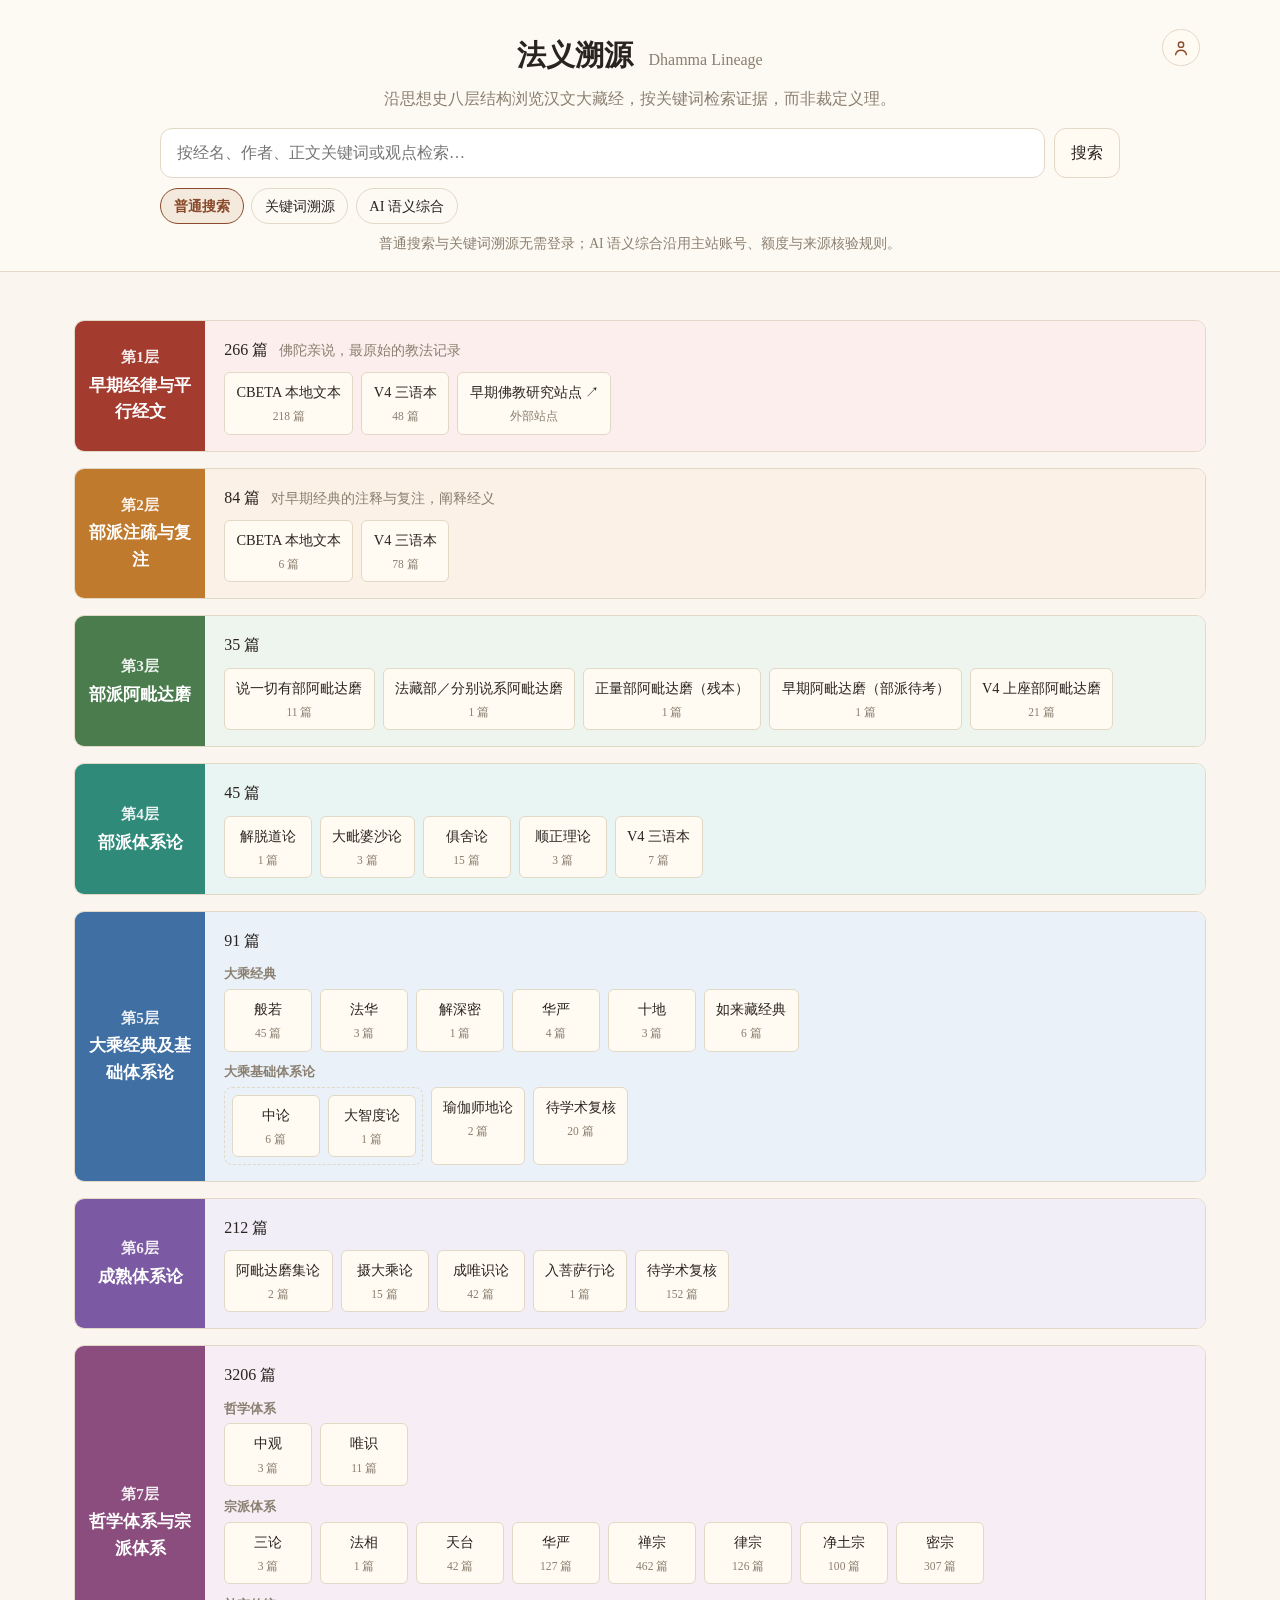
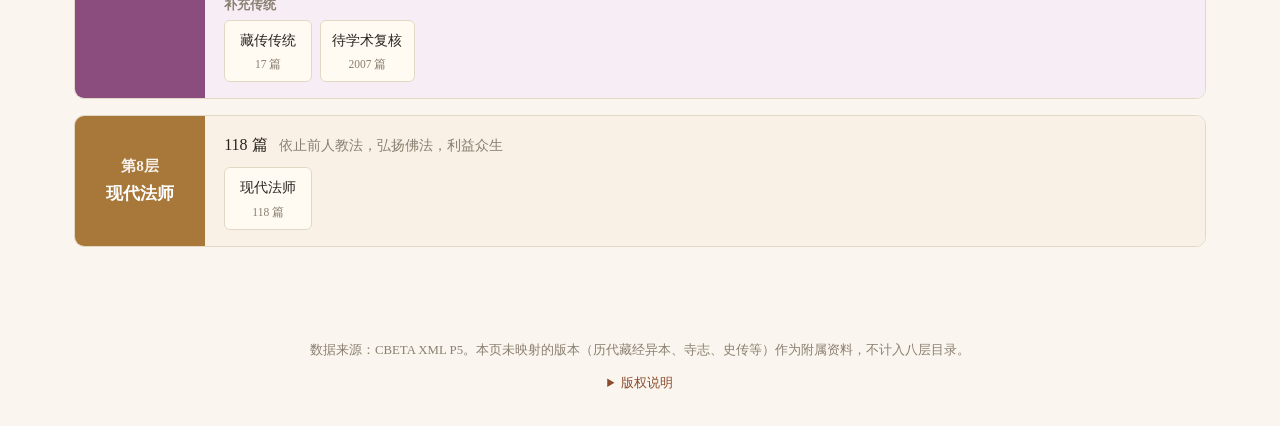
<file: site/index.html>
<!doctype html>
<html lang="zh-CN">
<head>
<meta charset="utf-8">
<title>法义溯源 · 八层藏经目录</title>
<meta name="viewport" content="width=device-width, initial-scale=1">
<link rel="stylesheet" href="style.css">
<link rel="stylesheet" href="home.css">
</head>
<body>
<header>
  <h1>法义溯源 <span class="sub">Dhamma Lineage</span></h1>
  <p class="tagline">沿思想史八层结构浏览汉文大藏经，按关键词检索证据，而非裁定义理。</p>
  <div class="searchbar">
    <div class="search-row">
      <input id="searchInput" type="text" placeholder="按经名、作者、正文关键词或观点检索…">
      <button id="searchBtn" type="button">搜索</button>
    </div>
    <div class="search-modes" role="group" aria-label="搜索模式">
      <button type="button" class="search-mode active" data-search-mode="normal">普通搜索</button>
      <button type="button" class="search-mode" data-search-mode="keyword">关键词溯源</button>
      <button type="button" class="search-mode" data-search-mode="ai">AI 语义综合</button>
    </div>
  </div>
  <p class="search-note">普通搜索与关键词溯源无需登录；AI 语义综合沿用主站账号、额度与来源核验规则。</p>
</header>

<section id="fulltextResults" class="fulltext-results" hidden></section>

<main id="layers"></main>

<footer>
  <p>数据来源：CBETA XML P5。本页未映射的版本（历代藏经异本、寺志、史传等）作为附属资料，不计入八层目录。</p>
  <details class="copyright-panel">
    <summary>版权说明</summary>
    <div>
      <p>本项目（分层规则、检索网页、阅读器网页与构建脚本）由 <a href="https://github.com/Bayson-create" target="_blank" rel="noopener">Bayson-create</a> 设计开发，代码以 <a href="https://www.apache.org/licenses/LICENSE-2.0" target="_blank" rel="noopener">Apache License 2.0</a> 开源；项目原创文字内容以 <a href="https://creativecommons.org/licenses/by/4.0/" target="_blank" rel="noopener">CC BY 4.0</a> 共享，转载请注明出处。</p>
      <p>佛教文献来自 <a href="https://github.com/cbeta-org/xml-p5" target="_blank" rel="noopener">CBETA XML-P5</a>。佛典原文、TEI 标记及相关权利属于 CBETA 与各原权利方；本项目仅作非商业学习、检索与研究辅助，并保留每篇文本的 CBETA id 与来源信息。详见 <a href="https://github.com/Bayson-create/dhamma-lineage#版权声明--copyright-notice" target="_blank" rel="noopener">完整版权声明</a>。</p>
    </div>
  </details>
</footer>

<script src="layers.js"></script>
<script src="s2t.js"></script>
<script src="t2s.js"></script>
<script src="doctext.js"></script>
<script src="collapsible.js"></script>
<script src="fulltext-search.js"></script>
<script src="v4-search.js"></script>
<script src="auth.js"></script>
<script src="app.js"></script>
</body>
</html>
</file>
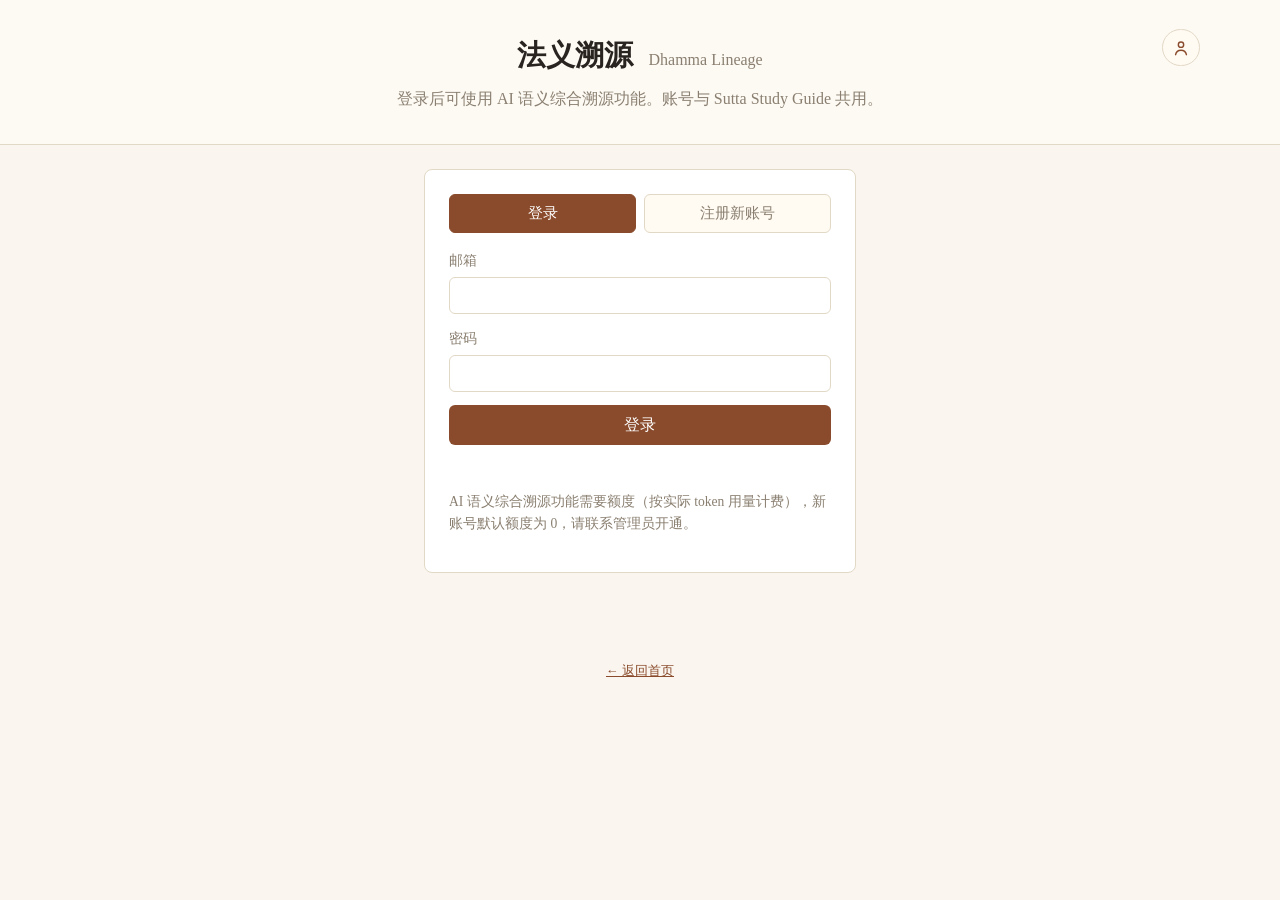
<file: site/account.html>
<!doctype html>
<html lang="zh-Hant">
<head>
<meta charset="utf-8">
<title>我的账号 · 法义溯源</title>
<meta name="viewport" content="width=device-width, initial-scale=1">
<link rel="stylesheet" href="style.css">
<link rel="stylesheet" href="account.css">
</head>
<body>
<header>
  <h1>法义溯源 <span class="sub">Dhamma Lineage</span></h1>
</header>

<main class="account-main">
  <div class="account-card">
    <h2>我的账号</h2>
    <p id="accountEmail" class="account-email"></p>

    <div id="quotaBox" class="quota-box">
      <p>加载中…</p>
    </div>

    <button id="logoutBtn" class="logout-btn">退出登录</button>
  </div>

  <div id="adminCard" class="account-card" hidden>
    <h2>管理员：分配额度</h2>
    <form id="grantForm" class="account-form">
      <label>用户邮箱<input id="grantEmail" type="email" required></label>
      <label>充值金额（元）<input id="grantAmount" type="number" min="0.01" step="0.01" required></label>
      <button type="submit">充值</button>
      <p id="grantMsg" class="form-msg"></p>
    </form>
  </div>
</main>

<footer>
  <p><a href="index.html">← 返回首页</a> · <a href="trace.html">法义溯源</a></p>
</footer>

<script src="auth.js"></script>
<script src="account.js"></script>
</body>
</html>
</file>
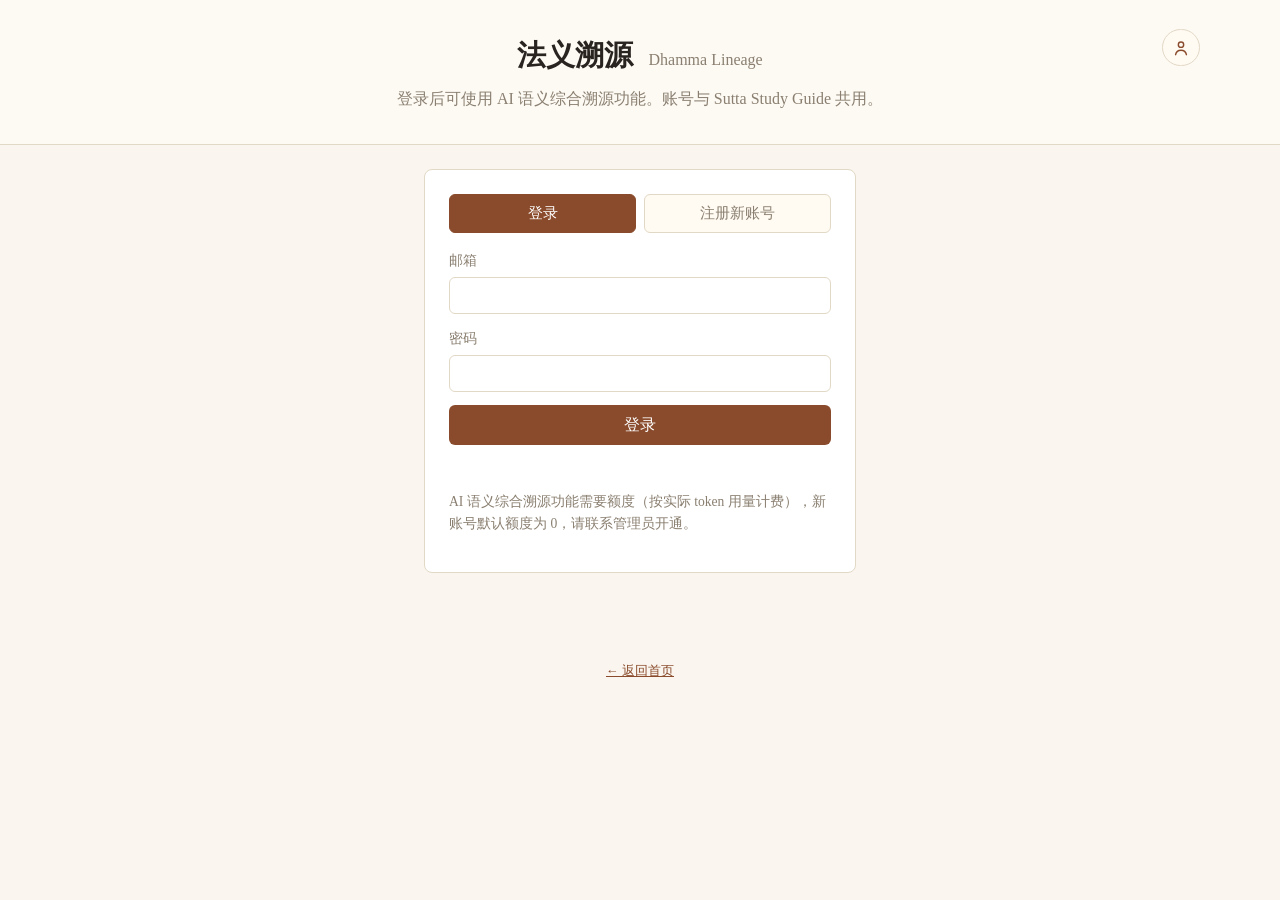
<file: site/login.html>
<!doctype html>
<html lang="zh-Hant">
<head>
<meta charset="utf-8">
<title>登录 · 法义溯源</title>
<meta name="viewport" content="width=device-width, initial-scale=1">
<link rel="stylesheet" href="style.css">
<link rel="stylesheet" href="account.css">
</head>
<body>
<header>
  <h1>法义溯源 <span class="sub">Dhamma Lineage</span></h1>
  <p class="tagline">登录后可使用 AI 语义综合溯源功能。账号与 Sutta Study Guide 共用。</p>
</header>

<main class="account-main">
  <div class="account-card">
    <div class="tabs">
      <button id="tabLogin" class="tab active">登录</button>
      <button id="tabRegister" class="tab">注册新账号</button>
    </div>

    <form id="loginForm" class="account-form">
      <label>邮箱<input id="loginEmail" type="email" required></label>
      <label>密码<input id="loginPassword" type="password" required minlength="8"></label>
      <button type="submit">登录</button>
      <p id="loginMsg" class="form-msg"></p>
    </form>

    <form id="registerForm" class="account-form" hidden>
      <label>邮箱<input id="registerEmail" type="email" required></label>
      <label>昵称<input id="registerName" type="text" required maxlength="100"></label>
      <label>密码（至少8位）<input id="registerPassword" type="password" required minlength="8"></label>
      <button type="submit">注册</button>
      <p id="registerMsg" class="form-msg"></p>
    </form>

    <p class="quota-note">AI 语义综合溯源功能需要额度（按实际 token 用量计费），新账号默认额度为 0，请联系管理员开通。</p>
  </div>
</main>

<footer>
  <p><a href="index.html">← 返回首页</a></p>
</footer>

<script src="auth.js"></script>
<script src="login.js"></script>
</body>
</html>
</file>
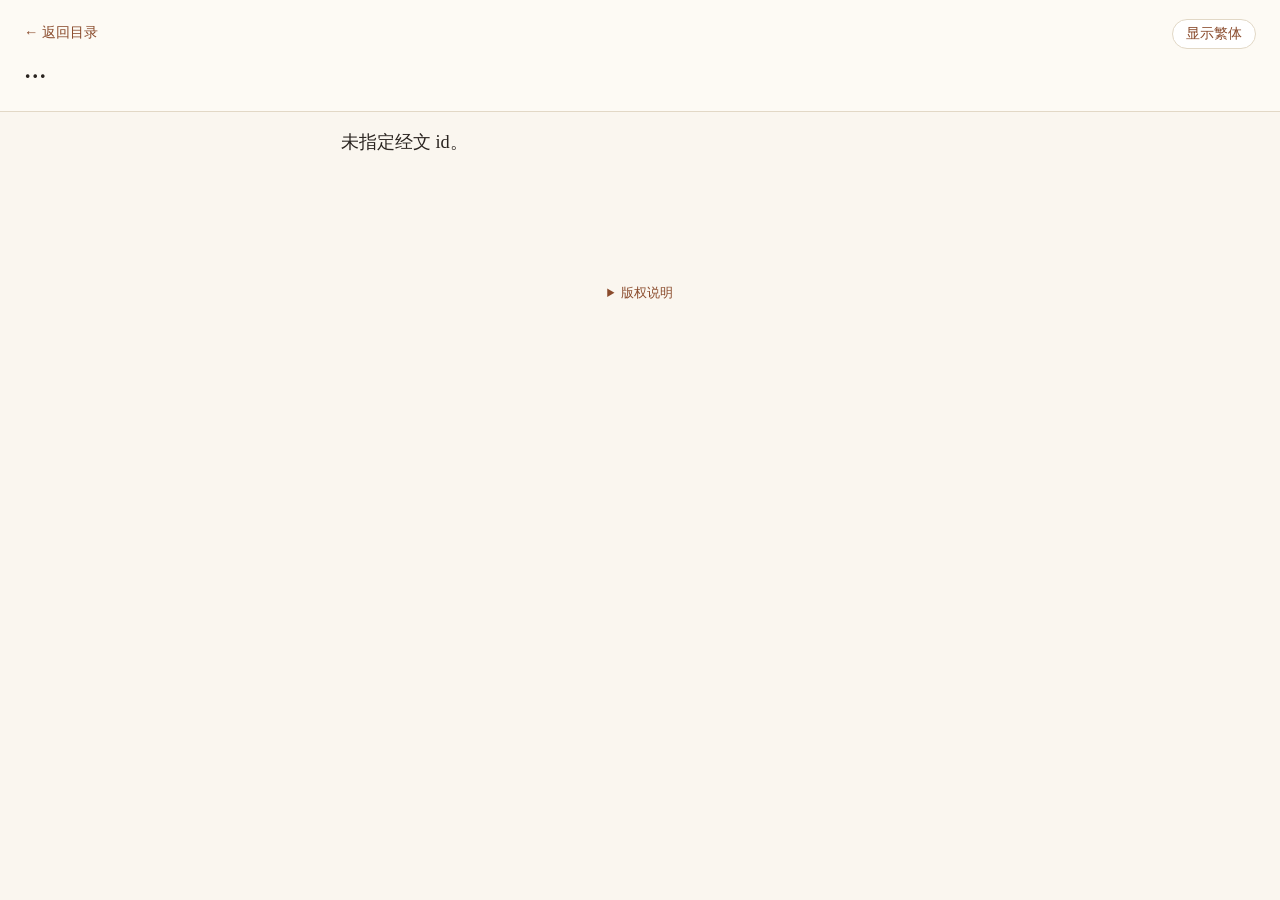
<file: site/reader.html>
<!doctype html>
<html lang="zh-Hant">
<head>
<meta charset="utf-8">
<title>阅读器 · 法义溯源</title>
<meta name="viewport" content="width=device-width, initial-scale=1">
<link rel="stylesheet" href="style.css">
<link rel="stylesheet" href="reader.css">
</head>
<body>
<header class="reader-header">
  <a class="back" href="index.html">&larr; 返回目录</a>
  <button id="scriptToggle" class="script-toggle" type="button">显示繁体</button>
  <h1 id="title">…</h1>
  <p id="meta" class="meta"></p>
</header>
<main id="content" class="reader-content">
  <p class="loading">加载中…</p>
</main>
<footer>
  <details class="copyright-panel">
    <summary>版权说明</summary>
    <div>
      <p>本项目（分层规则、检索网页、阅读器网页与构建脚本）由 <a href="https://github.com/Bayson-create" target="_blank" rel="noopener">Bayson-create</a> 设计开发，代码以 <a href="https://www.apache.org/licenses/LICENSE-2.0" target="_blank" rel="noopener">Apache License 2.0</a> 开源；项目原创文字内容以 <a href="https://creativecommons.org/licenses/by/4.0/" target="_blank" rel="noopener">CC BY 4.0</a> 共享，转载请注明出处。</p>
      <p>本页正文来自 <a href="https://github.com/cbeta-org/xml-p5" target="_blank" rel="noopener">CBETA XML-P5</a> 的抽取文本。佛典原文、TEI 标记及相关权利属于 CBETA 与各原权利方；请以每篇文本的 CBETA id、来源信息和原 TEI header 为准。详见 <a href="https://github.com/Bayson-create/dhamma-lineage#版权声明--copyright-notice" target="_blank" rel="noopener">完整版权声明</a>。</p>
    </div>
  </details>
</footer>
<script src="t2s.js"></script>
<script src="doctext.js"></script>
<script src="reader.js"></script>
</body>
</html>
</file>
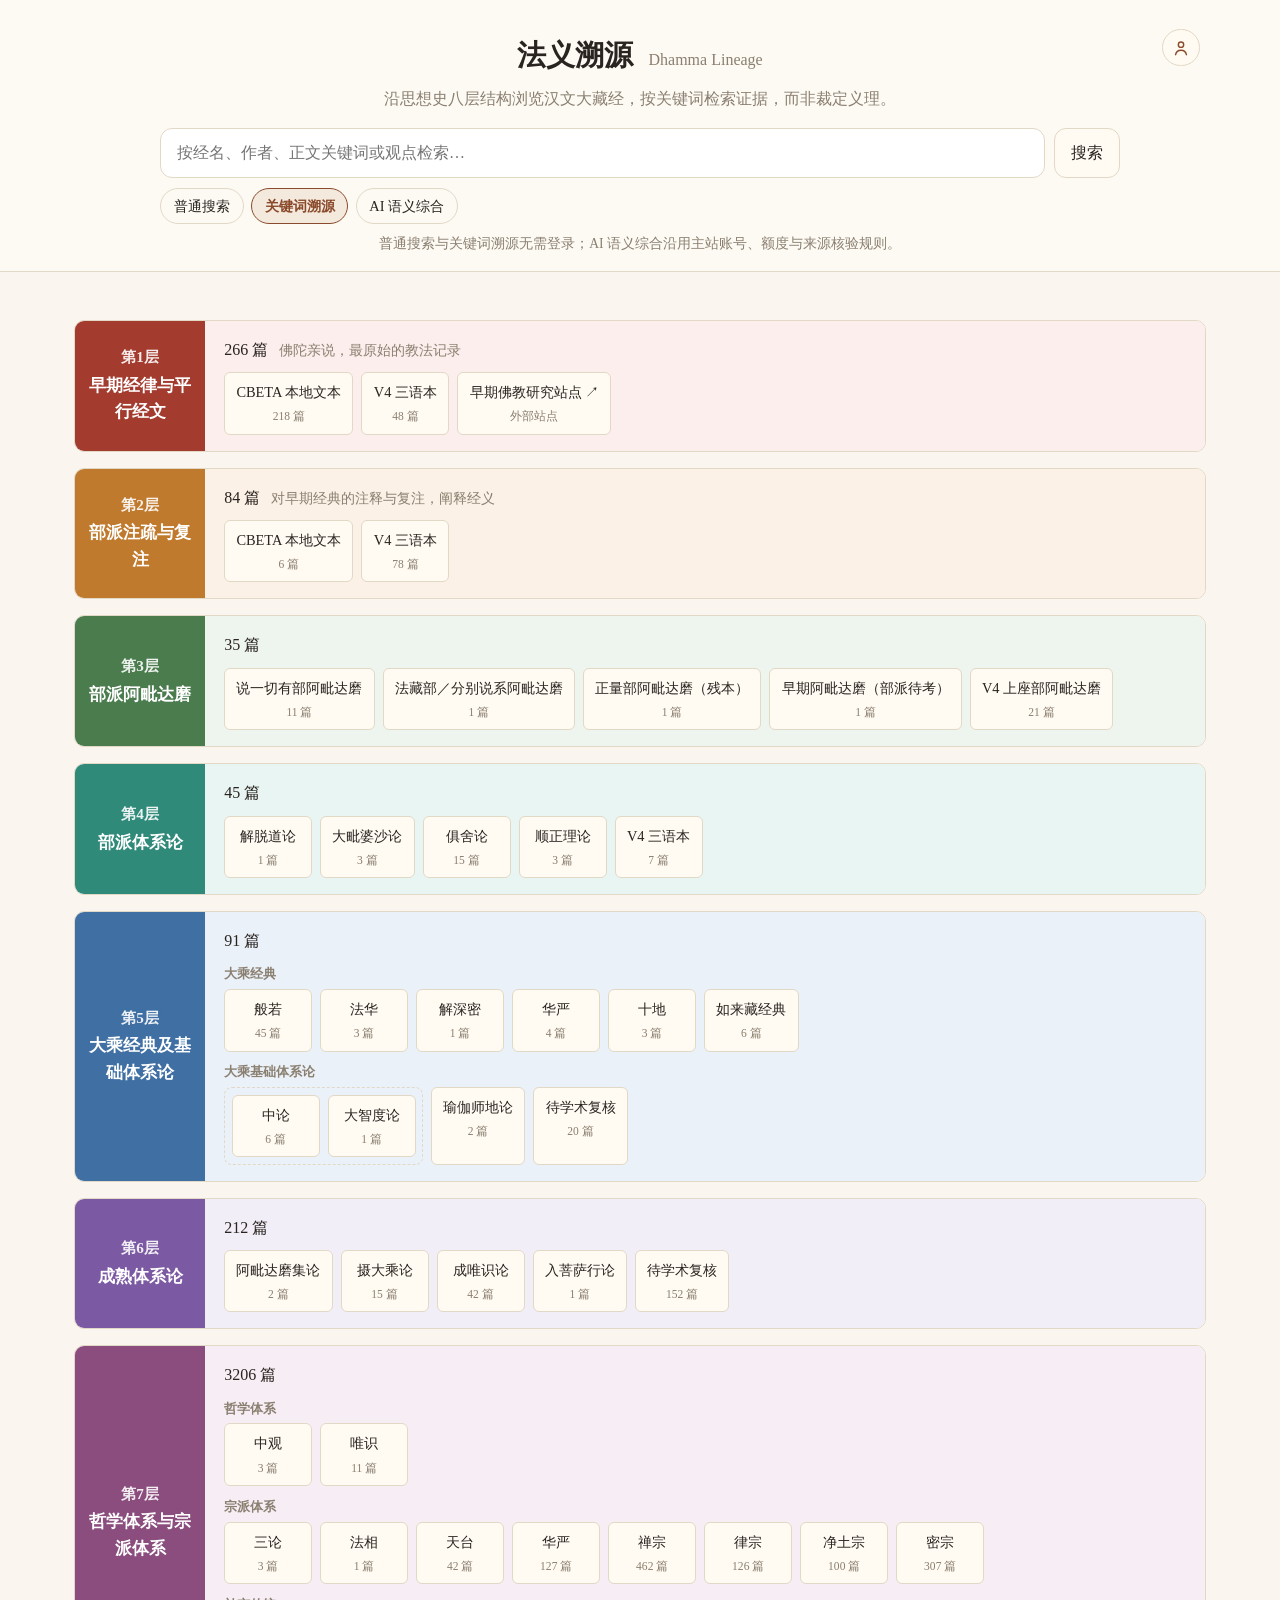
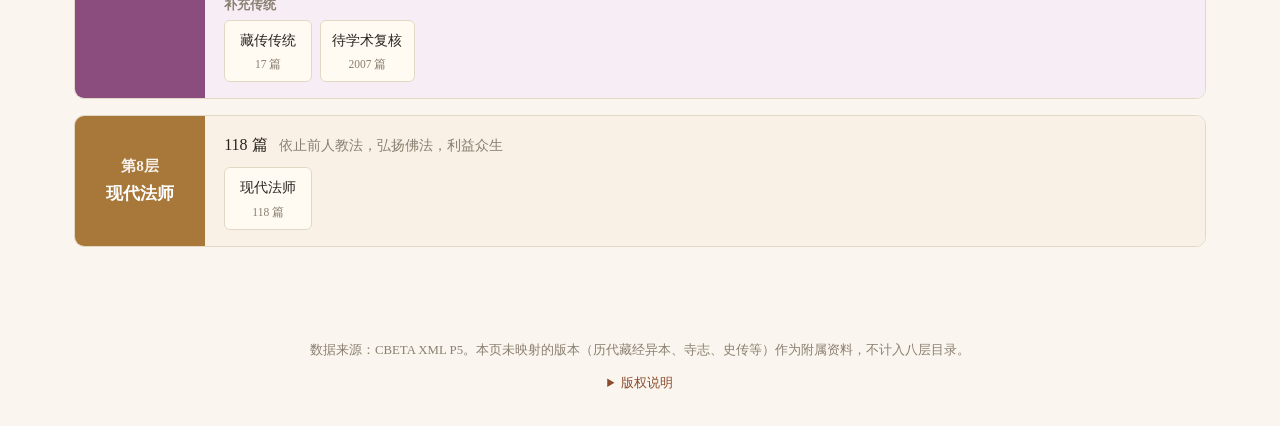
<file: site/trace.html>
<!doctype html>
<html lang="zh-Hant">
<head>
<meta charset="utf-8">
<title>法义溯源 · Dhamma Trace</title>
<meta name="viewport" content="width=device-width, initial-scale=1">
<script>
  (() => {
    const params = new URLSearchParams(location.search);
    const target = new URL("index.html", location.href);
    target.searchParams.set("mode", "keyword");
    const query = params.get("q");
    if (query) target.searchParams.set("q", query);
    location.replace(target.href);
  })();
</script>
<link rel="stylesheet" href="style.css">
<link rel="stylesheet" href="trace.css">
</head>
<body>
<header>
  <h1>法义溯源 <span class="sub">Dhamma Trace</span></h1>
  <p class="tagline">一个观点，回到佛陀；一种解释，回到证据。</p>
  <div class="searchbar">
    <input id="traceInput" type="text" placeholder="输入一句话或一个观点，例如：真诚面对自己、活在当下、放下执著…">
    <button id="traceBtn">溯源</button>
  </div>
  <p class="trace-note">
    本页只做一件事：在八层文献中逐层检索这句话（或其中的词），如实展示每一层<b>找到了什么</b>与<b>没有找到什么</b>。
    空白本身就是答案——它不代表某个说法是错的，只代表它在当前语料中不是从早期经典逐层发展下来的。
    本页不判定对错、不排宗派高下，只呈现证据链；请自行点开原文核实。
  </p>
</header>

<main id="traceResult"></main>

<section class="ai-trace-section">
  <div class="ai-trace-header">
    <h2>AI 语义综合溯源 <span class="experimental-badge">实验性</span></h2>
    <p class="ai-trace-note">
      以上是逐字/近似字面证据链，不做语义联想。下面这部分不同：调用外部语义检索服务，
      并请 AI 阅读各层检索结果后给出跨层综合分析——它可能找到字面完全不同、但含义相关的段落，
      也可能对文献间的演变关系给出解读。<b>这部分是 AI 生成的判断，不是本页原有的证据链，请自行核实引用是否准确。</b>
      需要登录才能使用，新账号有 10 元免费额度。
    </p>
  </div>
  <div id="aiTraceBody"></div>
</section>

<footer>
  <p>检索基于字符子串匹配，不做语义联想；查无结果不代表"史上从无此说"，只代表当前 CBETA 语料的精确文字层面未检索到。</p>
  <details class="copyright-panel">
    <summary>版权说明</summary>
    <div>
      <p>本项目（分层规则、检索网页、阅读器网页与构建脚本）由 <a href="https://github.com/Bayson-create" target="_blank" rel="noopener">Bayson-create</a> 设计开发，代码以 <a href="https://www.apache.org/licenses/LICENSE-2.0" target="_blank" rel="noopener">Apache License 2.0</a> 开源；项目原创文字内容以 <a href="https://creativecommons.org/licenses/by/4.0/" target="_blank" rel="noopener">CC BY 4.0</a> 共享，转载请注明出处。</p>
      <p>佛教文献来自 <a href="https://github.com/cbeta-org/xml-p5" target="_blank" rel="noopener">CBETA XML-P5</a>。佛典原文、TEI 标记及相关权利属于 CBETA 与各原权利方；本项目仅作非商业学习、检索与研究辅助，并保留每篇文本的 CBETA id 与来源信息。详见 <a href="https://github.com/Bayson-create/dhamma-lineage#版权声明--copyright-notice" target="_blank" rel="noopener">完整版权声明</a>。</p>
    </div>
  </details>
</footer>

<script src="layers.js"></script>
<script src="s2t.js"></script>
<script src="t2s.js"></script>
<script src="doctext.js"></script>
<script src="collapsible.js"></script>
<script src="fulltext-search.js"></script>
<script src="v4-search.js"></script>
<script src="auth.js"></script>
<script src="trace.js"></script>
<script src="ai-trace.js"></script>
</body>
</html>
</file>
<file: site/style.css>
:root {
  --ink: #2a2420;
  --paper: #faf6ef;
  --accent: #8a4b2c;
  --muted: #8a7f70;
  --line: #e2d8c6;
}
* { box-sizing: border-box; }
body {
  margin: 0;
  font-family: "Songti SC", "Noto Serif CJK SC", "PingFang SC", serif;
  background: var(--paper);
  color: var(--ink);
  line-height: 1.6;
}
header {
  padding: 2rem 1.5rem 1rem;
  border-bottom: 1px solid var(--line);
  text-align: center;
}
h1 { margin: 0; font-size: 1.8rem; }
h1 .sub { font-size: 1rem; color: var(--muted); font-weight: normal; margin-left: .5rem; }
.tagline { color: var(--muted); margin: .5rem 0 1rem; }
.searchbar input {
  width: min(480px, 90%);
  padding: .6rem 1rem;
  border: 1px solid var(--line);
  border-radius: 999px;
  font-size: 1rem;
}
main { max-width: 1180px; width: min(100%, 1180px); margin: 0 auto; padding: 1.5rem; }
.layer-block {
  border: 1px solid var(--line);
  border-left: 6px solid var(--accent);
  border-radius: 8px;
  margin-bottom: 1.2rem;
  background: #fff;
  overflow: hidden;
}
.layer-header {
  padding: .8rem 1.2rem;
  cursor: pointer;
  display: flex;
  justify-content: space-between;
  align-items: baseline;
  background: #fffaf2;
}
.layer-header h2 { margin: 0; font-size: 1.1rem; }
.layer-count { color: var(--muted); font-size: .85rem; }
.layer-body { padding: 0 1.2rem 1rem; display: none; }
.layer-block.open .layer-body { display: block; }
.text-list { list-style: none; margin: 0; padding: 0; column-width: 260px; }
.text-list li { padding: .25rem 0; break-inside: avoid; }
.text-list a { color: var(--ink); text-decoration: none; }
.text-list a:hover { color: var(--accent); text-decoration: underline; }
.confidence-low { opacity: .7; }
.confidence-low::after { content: " (待复核)"; font-size: .75em; color: var(--muted); }
footer { text-align: center; color: var(--muted); font-size: .8rem; padding: 2rem 1rem; }
footer a { color: var(--accent); }
.copyright-panel {
  max-width: 680px;
  margin: .8rem auto 0;
  text-align: left;
}
.copyright-panel summary {
  width: max-content;
  margin: 0 auto;
  color: var(--accent);
  cursor: pointer;
  list-style-position: inside;
}
.copyright-panel summary:hover { text-decoration: underline; }
.copyright-panel div {
  margin-top: .7rem;
  padding: .85rem 1rem;
  border: 1px solid var(--line);
  border-radius: 8px;
  background: #fffaf2;
  line-height: 1.7;
}
.copyright-panel p { margin: 0 0 .55rem; }
.copyright-panel p:last-child { margin-bottom: 0; }

.fulltext-results {
  max-width: 1180px;
  width: min(100%, 1180px);
  margin: 0 auto;
  padding: 0 1.5rem 1rem;
}
.fulltext-status { color: var(--muted); }
.fulltext-heading { font-size: 1rem; color: var(--accent); margin: 1rem 0 .5rem; }
.fulltext-group {
  background: #fff;
  border: 1px solid var(--line);
  border-radius: 8px;
  padding: .6rem 1rem;
  margin-bottom: .6rem;
}
.fulltext-group h3 { margin: .2rem 0 .4rem; font-size: .95rem; }
.fulltext-list { list-style: none; margin: 0; padding: 0; }
.fulltext-list li { padding: .35rem 0; border-top: 1px solid var(--line); }
.fulltext-list li:first-child { border-top: none; }
.fulltext-list a { color: var(--accent); text-decoration: none; font-weight: 600; }
.fulltext-list a:hover { text-decoration: underline; }
.fulltext-list .snippet { display: block; color: var(--muted); font-size: .9rem; margin-top: .15rem; }
.relevance {
  margin-left: .5rem;
  font-size: .75rem;
  color: var(--accent);
  background: #f4e9dd;
  border-radius: 999px;
  padding: .05rem .5rem;
}
.hit-doc { display: flex; align-items: baseline; gap: .3rem; flex-wrap: wrap; }
.hit-count { color: var(--muted); font-size: .8rem; margin-left: auto; }
.match-positions { list-style: decimal; margin: .3rem 0 0; padding-left: 1.4rem; }
.match-positions li { padding: .15rem 0; }
.match-positions a {
  color: var(--muted);
  font-size: .88rem;
  text-decoration: none;
}

/* V4 source cards share the warm, restrained visual language of the lineage
   page while clearly separating immutable three-language evidence from the
   local CBETA corpus. */
.v4-lineage-results { margin: 1rem auto; max-width: 1180px; width: 100%; }
.v4-lineage-heading { color: var(--accent); font-size: 1.05rem; font-weight: 700; margin-bottom: .6rem; }
.v4-lineage-heading span, .v4-lineage-heading small { color: var(--muted); font-size: .82rem; font-weight: 400; margin-left: .5rem; }
.v4-lineage-group { background: #fff; border: 1px solid var(--line); border-left: 5px solid #b1833d; border-radius: 12px; padding: .7rem 1rem; margin: .65rem 0; box-shadow: 0 4px 14px rgba(75, 46, 20, .06); }
.v4-lineage-group h3 { margin: 0 0 .35rem; color: var(--ink); font-size: .98rem; }
.v4-lineage-group h3 small { color: var(--muted); font-size: .8rem; font-weight: 400; }
.v4-lineage-group ul { list-style: none; padding: 0; margin: 0; }
.v4-lineage-group li { border-top: 1px solid var(--line); padding: .5rem 0; }
.v4-lineage-group li:first-child { border-top: 0; }
.v4-lineage-group a { color: var(--accent); text-decoration: none; }
.v4-lineage-group a:hover { text-decoration: underline; }
.v4-lineage-group li > span { display: block; color: var(--muted); font-size: .8rem; }
.v4-lineage-group p { margin: .2rem 0 0; color: var(--ink); font-size: .9rem; }
.v4-lineage-group mark { background: #f5e2a5; color: inherit; padding: .05rem .15rem; }
.v4-lineage-more { display:flex; align-items:center; gap:.7rem; flex-wrap:wrap; margin:.8rem 0; }
.v4-lineage-expand { border: 1px solid var(--line); background: #fffaf2; border-radius: 999px; color: var(--accent); padding: .45rem .9rem; cursor: pointer; font: inherit; }
.v4-lineage-more small { color: var(--muted); }
.v4-lineage-loading, .v4-lineage-error { color: var(--muted); padding: .7rem 0; }
.v4-lineage-empty { color: var(--muted); margin: .6rem 0 .2rem; }
.v4-lineage-retry { margin-left: .5rem; border: 1px solid var(--line); background: #fffaf2; border-radius: 999px; color: var(--accent); padding: .3rem .75rem; cursor: pointer; font: inherit; }
@media (max-width: 600px) { .v4-lineage-results { margin: .8rem 0; } .v4-lineage-group { border-radius: 9px; padding: .6rem .75rem; } }
.match-positions a:hover { color: var(--accent); text-decoration: underline; }
.match-positions a mark, .match-positions a b.hl { color: var(--accent); font-weight: 600; }

.clx-toggle-row { list-style: none; margin: .3rem 0 0; }
.clx-toggle {
  border: 1px dashed var(--line);
  background: transparent;
  color: var(--accent);
  border-radius: 999px;
  padding: .2rem .8rem;
  font-size: .82rem;
  cursor: pointer;
}
.clx-toggle:hover { background: #fffaf2; }

/* Homepage controls use the same restrained warm-card language as the
   Study Guide's dhamma page.  Keep the account affordance out of the search
   flow while making it visible and keyboard discoverable. */
header { position: relative; background: rgba(255, 252, 247, .72); }
.searchbar { max-width: 960px; margin: .8rem auto 0; }
.search-row { display: flex; gap: .55rem; align-items: stretch; }
.search-row input {
  flex: 1 1 auto;
  min-width: 0;
  width: auto;
  padding: .7rem 1rem;
  border: 1px solid var(--line);
  border-radius: 12px;
  background: #fff;
  color: var(--ink);
  font: inherit;
  font-size: 1rem;
}
.search-row input:focus { outline: 2px solid rgba(138, 75, 44, .25); outline-offset: 1px; border-color: var(--accent); }
.search-row button, .search-mode {
  border: 1px solid var(--line);
  border-radius: 12px;
  background: #fffaf2;
  color: var(--ink);
  padding: .55rem 1rem;
  font: inherit;
  cursor: pointer;
}
.search-row button:hover, .search-mode:hover { border-color: var(--accent); color: var(--accent); }
.search-row button:focus-visible, .search-mode:focus-visible, .account-icon:focus-visible { outline: 2px solid var(--accent); outline-offset: 2px; }
.search-modes { display: flex; flex-wrap: wrap; gap: .45rem; margin-top: .65rem; }
.search-mode { border-radius: 999px; padding: .35rem .8rem; font-size: .9rem; background: transparent; }
.search-mode.active { border-color: var(--accent); background: #f4e9dd; color: var(--accent); font-weight: 600; }
.search-note { max-width: 960px; margin: .55rem auto 0; color: var(--muted); font-size: .85rem; }
.auth-nav { position: absolute; top: 1.8rem; right: max(1rem, calc((100% - 1120px) / 2)); margin: 0; }
.account-icon { display: inline-flex; width: 2.35rem; height: 2.35rem; align-items: center; justify-content: center; border: 1px solid var(--line); border-radius: 50%; background: #fffaf2; color: var(--accent); text-decoration: none; line-height: 1; }
.account-icon svg { width: 1.25rem; height: 1.25rem; fill: none; stroke: currentColor; stroke-width: 1.7; stroke-linecap: round; stroke-linejoin: round; }
.account-icon:hover { border-color: var(--accent); background: #f4e9dd; }
.source-pill { display: inline-block; margin-left: .45rem; padding: .08rem .45rem; border: 1px solid #d7b77a; border-radius: 999px; color: #8a641b; background: #fff8e7; font-size: .72rem; line-height: 1.4; }
.lineage-ai-results { max-width: 960px; margin: 0 auto; }
.ai-synthesis { background: #fff; border: 1px solid var(--line); border-radius: 12px; padding: .8rem 1rem; margin: .5rem 0 .8rem; }
.ai-synthesis p, .ai-synthesis h3, .ai-synthesis h4, .ai-synthesis h5 { margin: .35rem 0; }
.ai-layer-detail { background: #fffaf2; border: 1px solid var(--line); border-radius: 10px; padding: .6rem .9rem; }
.ai-layer-detail > summary { color: var(--accent); cursor: pointer; }
.ai-layer-block { margin-top: .7rem; padding-top: .5rem; border-top: 1px solid var(--line); }
.ai-layer-block h4 { margin: 0 0 .3rem; color: var(--accent); }
.ai-hit-list { list-style: none; padding: 0; margin: 0; }
.ai-hit-list li { padding: .45rem 0; border-top: 1px solid var(--line); }
.ai-hit-list li:first-child { border-top: 0; }
.ai-hit-list .hit-link { color: var(--accent); font-weight: 600; text-decoration: none; }
.ai-hit-list .hit-link:hover { text-decoration: underline; }
.ai-hit-list .snippet { display: block; margin-top: .2rem; color: var(--ink); background: #fff4bd; white-space: pre-wrap; font-weight: normal; }
.ai-hit-list .juan { margin-left: .45rem; color: var(--muted); font-size: .8rem; }

@media (max-width: 600px) {
  header { padding-inline: 1rem; }
  h1 { padding-right: 2.3rem; }
  .auth-nav { top: 1.25rem; right: 1rem; }
  .search-row { flex-wrap: wrap; }
  .search-row input { flex-basis: 100%; }
  .search-row button { flex: 0 0 auto; }
  .search-note { line-height: 1.5; }
}
</file>
<file: site/home.css>
/* Redesigned homepage - a colored band per historical layer with
 * representative-text cards, replacing the old plain accordion list.
 * Layer accent colors are distinct per band (unlike the rest of the site's
 * single --accent) to make the eight-layer progression legible at a
 * glance, per the reference design. */

:root {
  --l1: #a33b2e; --l1-bg: #fbeeec;
  --l2: #c07a2e; --l2-bg: #fcf1e6;
  --l3: #4a7c4e; --l3-bg: #eef4ee;
  --l4: #2f8a7a; --l4-bg: #e9f5f2;
  --l5: #3f6fa3; --l5-bg: #eaf1f8;
  --l6: #7c5aa3; --l6-bg: #f2eef8;
  --l7: #8a4d7e; --l7-bg: #f6eef4;
  --l8: #a8783a; --l8-bg: #f9f1e6;
}

.home-layers { display: flex; flex-direction: column; gap: 1rem; width: min(100%, 1180px); margin: 1.5rem auto; }

.home-band {
  display: flex;
  border: 1px solid var(--line);
  border-radius: 10px;
  overflow: hidden;
  background: #fff;
}
.home-band-label {
  flex: 0 0 130px;
  color: #fff;
  padding: 1rem .8rem;
  display: flex;
  flex-direction: column;
  justify-content: center;
  text-align: center;
  font-weight: bold;
  gap: .2rem;
}
.home-band-label .layer-num { font-size: .95rem; opacity: .9; }
.home-band-label .layer-short { font-size: 1.05rem; }

.home-band-body { flex: 1; padding: 1rem 1.2rem; }
.home-band-head { display: flex; align-items: baseline; gap: .7rem; flex-wrap: wrap; margin-bottom: .6rem; }
.home-band-title { font-size: 1.1rem; font-weight: bold; margin: 0; }
.home-band-tagline { color: var(--muted); font-size: .88rem; margin: 0; }
.home-band-empty { color: var(--muted); font-size: .9rem; }

.home-cardgroup-label {
  font-size: .82rem;
  color: var(--muted);
  margin: .6rem 0 .3rem;
  font-weight: bold;
}
.home-cardgroup-label:first-child { margin-top: 0; }

.home-cards { display: flex; flex-wrap: wrap; gap: .5rem; }
.home-card-pair {
  display: flex;
  gap: .5rem;
  border: 1px dashed var(--line);
  border-radius: 8px;
  padding: .4rem;
}
.home-card {
  border: 1px solid var(--line);
  border-radius: 6px;
  padding: .5rem .7rem;
  background: var(--card-bg, #fffaf2);
  cursor: pointer;
  font-size: .9rem;
  display: flex;
  flex-direction: column;
  align-items: center;
  gap: .2rem;
  min-width: 88px;
  text-align: center;
  transition: transform .1s;
}
.home-card:hover { transform: translateY(-2px); border-color: var(--card-accent, var(--accent)); }
.home-card-external { color: var(--ink); text-decoration: none; }
.home-card-external:hover { color: var(--accent); }
.home-card .card-count { font-size: .72rem; color: var(--muted); }
.lineage-tag { display: inline-block; margin-left: .35rem; padding: .03rem .4rem; border: 1px solid var(--line); border-radius: 999px; color: var(--muted); font-size: .72rem; }
.home-card.other { opacity: .8; font-style: italic; }
.home-card.empty { opacity: .45; cursor: default; }
.home-card.empty:hover { transform: none; }

.home-drilldown {
  margin-top: .8rem;
  border-top: 1px solid var(--line);
  padding-top: .7rem;
}
.home-drilldown h5 { margin: 0 0 .4rem; font-size: .95rem; }
.home-drilldown .text-list { column-width: 220px; }
.home-drilldown-close { float: right; background: none; border: none; color: var(--muted); cursor: pointer; font-size: .85rem; }
</file>
<file: site/account.css>
.account-main {
  max-width: 480px;
  margin: 0 auto;
  padding: 1.5rem;
}
.account-card {
  border: 1px solid var(--line);
  border-radius: 8px;
  background: #fff;
  padding: 1.5rem;
  margin-bottom: 1.2rem;
}
.account-card h2 { margin-top: 0; font-size: 1.1rem; }
.account-email { color: var(--muted); margin-top: -0.5rem; }

/* .account-form sets display:flex below, which (equal specificity, but
 * author styles beat the UA stylesheet) would otherwise defeat the
 * [hidden] attribute used to toggle the login/register forms. */
.account-form[hidden] { display: none; }

.tabs { display: flex; gap: .5rem; margin-bottom: 1rem; }
.tab {
  flex: 1;
  padding: .5rem;
  border: 1px solid var(--line);
  background: #fffaf2;
  color: var(--muted);
  border-radius: 6px;
  cursor: pointer;
  font-family: inherit;
  font-size: .95rem;
}
.tab.active { background: var(--accent); color: #fff; border-color: var(--accent); }

.account-form { display: flex; flex-direction: column; gap: .8rem; }
.account-form label { display: flex; flex-direction: column; gap: .3rem; font-size: .9rem; color: var(--muted); }
.account-form input {
  padding: .55rem .8rem;
  border: 1px solid var(--line);
  border-radius: 6px;
  font-size: 1rem;
  font-family: inherit;
}
.account-form button {
  padding: .6rem;
  border: none;
  border-radius: 6px;
  background: var(--accent);
  color: #fff;
  font-size: 1rem;
  cursor: pointer;
}
.account-form button:hover { opacity: .9; }

.form-msg { min-height: 1.2em; font-size: .9rem; margin: 0; }
.form-msg.error { color: #b3341c; }
.form-msg.success { color: #2c7a3f; }

.quota-note { font-size: .85rem; color: var(--muted); margin-top: 1rem; }

.quota-box { margin: 1rem 0; }
.quota-row {
  display: flex;
  justify-content: space-between;
  padding: .4rem 0;
  border-bottom: 1px solid var(--line);
}
.quota-row strong { color: var(--accent); }
.unlimited { color: #2c7a3f; font-weight: bold; }

.logout-btn {
  width: 100%;
  padding: .5rem;
  border: 1px solid var(--line);
  background: none;
  color: var(--muted);
  border-radius: 6px;
  cursor: pointer;
  font-family: inherit;
}
.logout-btn:hover { border-color: var(--accent); color: var(--accent); }
</file>
<file: site/reader.css>
.reader-header { text-align: left; padding: 1.2rem 1.5rem; position: relative; }
.reader-header .back { color: var(--accent); text-decoration: none; font-size: .9rem; }
.reader-header h1 { font-size: 1.4rem; margin: .5rem 0 .2rem; }
.reader-header .meta { color: var(--muted); font-size: .85rem; margin: 0; }
.script-toggle {
  position: absolute;
  right: 1.5rem;
  top: 1.2rem;
  padding: .3rem .8rem;
  border: 1px solid var(--line);
  border-radius: 999px;
  background: #fff;
  color: var(--accent);
  font-size: .85rem;
  cursor: pointer;
}
.script-toggle:hover { background: #fffaf2; }
.reader-content {
  max-width: 720px;
  margin: 0 auto;
  padding: 1rem 1.5rem 4rem;
  font-size: 1.15rem;
  text-align: justify;
}
.reader-content h2.juan {
  font-size: 1rem;
  color: var(--accent);
  border-top: 1px solid var(--line);
  margin-top: 2rem;
  padding-top: 1rem;
}
.reader-content p { margin: 0 0 .9em; text-indent: 2em; }
.reader-content .note {
  color: var(--muted);
  font-size: .75em;
  vertical-align: super;
  cursor: help;
}
.reader-content mark {
  background: #f6dfae;
  color: inherit;
  padding: 0 .1em;
  border-radius: 3px;
}
</file>
<file: site/trace.css>
.searchbar { display: flex; gap: .5rem; justify-content: center; align-items: center; }
.searchbar input { flex: 1; }
.searchbar button {
  padding: .6rem 1.2rem;
  border: none;
  border-radius: 999px;
  background: var(--accent);
  color: #fff;
  font-size: 1rem;
  cursor: pointer;
}
.trace-note {
  max-width: 640px;
  margin: 1rem auto 0;
  color: var(--muted);
  font-size: .85rem;
}
.nav-link { margin-top: .5rem; }
.nav-link a { color: var(--accent); font-size: .9rem; }

#traceResult { max-width: 800px; margin: 1.5rem auto; padding: 0 1.5rem; }
.trace-status { text-align: center; color: var(--muted); }
.trace-summary {
  background: #fffaf2;
  border: 1px solid var(--line);
  border-radius: 8px;
  padding: .8rem 1rem;
  font-size: .95rem;
}

.trace-layers { list-style: none; margin: 0; padding: 0; counter-reset: layer; }
.trace-layer {
  border: 1px solid var(--line);
  border-radius: 8px;
  margin-bottom: .8rem;
  overflow: hidden;
}
.trace-layer.hit { border-left: 6px solid var(--accent); }
.trace-layer.empty { border-left: 6px dashed var(--line); background: #faf8f3; }

.trace-layer-head {
  display: flex;
  justify-content: space-between;
  padding: .6rem 1rem;
  background: #fffaf2;
}
.trace-layer.empty .trace-layer-head { background: transparent; }
.trace-layer-name { font-weight: 600; }
.trace-layer-count { color: var(--muted); font-size: .85rem; }

.trace-empty-note {
  padding: .4rem 1rem 1rem;
  color: var(--muted);
  font-size: .85rem;
  margin: 0;
}

.trace-hits { list-style: none; margin: 0; padding: 0 1rem 1rem; }
.trace-hits li { padding: .5rem 0; border-top: 1px solid var(--line); }
.trace-hits li:first-child { border-top: none; }
.trace-hits a { color: var(--accent); font-weight: 600; text-decoration: none; }
.trace-hits a:hover { text-decoration: underline; }
.trace-hits .author { color: var(--muted); font-size: .8rem; margin-left: .5rem; }
.trace-hits .snippet { display: block; color: var(--muted); font-size: .88rem; margin-top: .2rem; }
.trace-hits .more { color: var(--muted); font-size: .85rem; font-style: italic; }

/* AI 语义综合溯源 - deliberately styled distinctly (different accent tone,
 * clear "实验性" badge) from the exact-match trace results above it, so
 * the two are never visually confused. */
.ai-trace-section {
  max-width: 800px;
  margin: 2.5rem auto 1.5rem;
  padding: 0 1.5rem;
  border-top: 2px dashed var(--line);
  padding-top: 1.5rem;
}
.ai-trace-header h2 { font-size: 1.15rem; margin-bottom: .3rem; }
.experimental-badge {
  font-size: .7rem;
  font-weight: normal;
  color: #6b4fa0;
  border: 1px solid #6b4fa0;
  border-radius: 999px;
  padding: .1rem .5rem;
  margin-left: .4rem;
  vertical-align: middle;
}
.ai-trace-note {
  color: var(--muted);
  font-size: .85rem;
  background: #f7f4fb;
  border: 1px solid #e3daf0;
  border-radius: 8px;
  padding: .8rem 1rem;
}
.ai-trace-btn {
  padding: .6rem 1.2rem;
  border: none;
  border-radius: 999px;
  background: #6b4fa0;
  color: #fff;
  font-size: 1rem;
  cursor: pointer;
}
.ai-trace-btn:disabled { opacity: .6; cursor: default; }
.ai-trace-status { color: var(--muted); font-size: .9rem; }
.ai-trace-status.error { color: #b3341c; }
.ai-trace-status a { color: #6b4fa0; }

.ai-synthesis {
  background: #f7f4fb;
  border: 1px solid #e3daf0;
  border-left: 6px solid #6b4fa0;
  border-radius: 8px;
  padding: 1rem 1.2rem;
  margin-top: .8rem;
}
.ai-synthesis h3, .ai-synthesis h4, .ai-synthesis h5 { color: #6b4fa0; margin: 1rem 0 .4rem; }
.ai-synthesis h3:first-child, .ai-synthesis h4:first-child { margin-top: 0; }
.ai-synthesis p { margin: .5rem 0; }
.ai-synthesis ul { margin: .3rem 0; padding-left: 1.4rem; }

.ai-layer-detail { margin-top: 1rem; font-size: .9rem; }
.ai-layer-detail summary { cursor: pointer; color: var(--muted); }
.ai-layer-block { margin: .8rem 0; }
.ai-layer-block h4 { font-size: .95rem; margin-bottom: .3rem; }
.ai-hit-list { list-style: none; margin: 0; padding: 0; }
.ai-hit-list li { padding: .4rem 0; border-top: 1px solid var(--line); }
.ai-hit-list li:first-child { border-top: none; }
.ai-hit-list a { color: var(--accent); text-decoration: none; font-weight: 600; }
.ai-hit-list a:hover { text-decoration: underline; }
.ai-hit-list .cbeta-id { color: var(--muted); font-size: .8rem; }
.ai-hit-list .juan { color: var(--muted); font-size: .8rem; margin-left: .4rem; }
.ai-hit-list mark.snippet {
  display: block;
  background: #f4e9dd;
  color: var(--ink);
  font-size: .85rem;
  margin-top: .3rem;
  padding: .4rem .6rem;
  border-left: 3px solid var(--accent);
  border-radius: 2px;
  line-height: 1.55;
}
</file>
